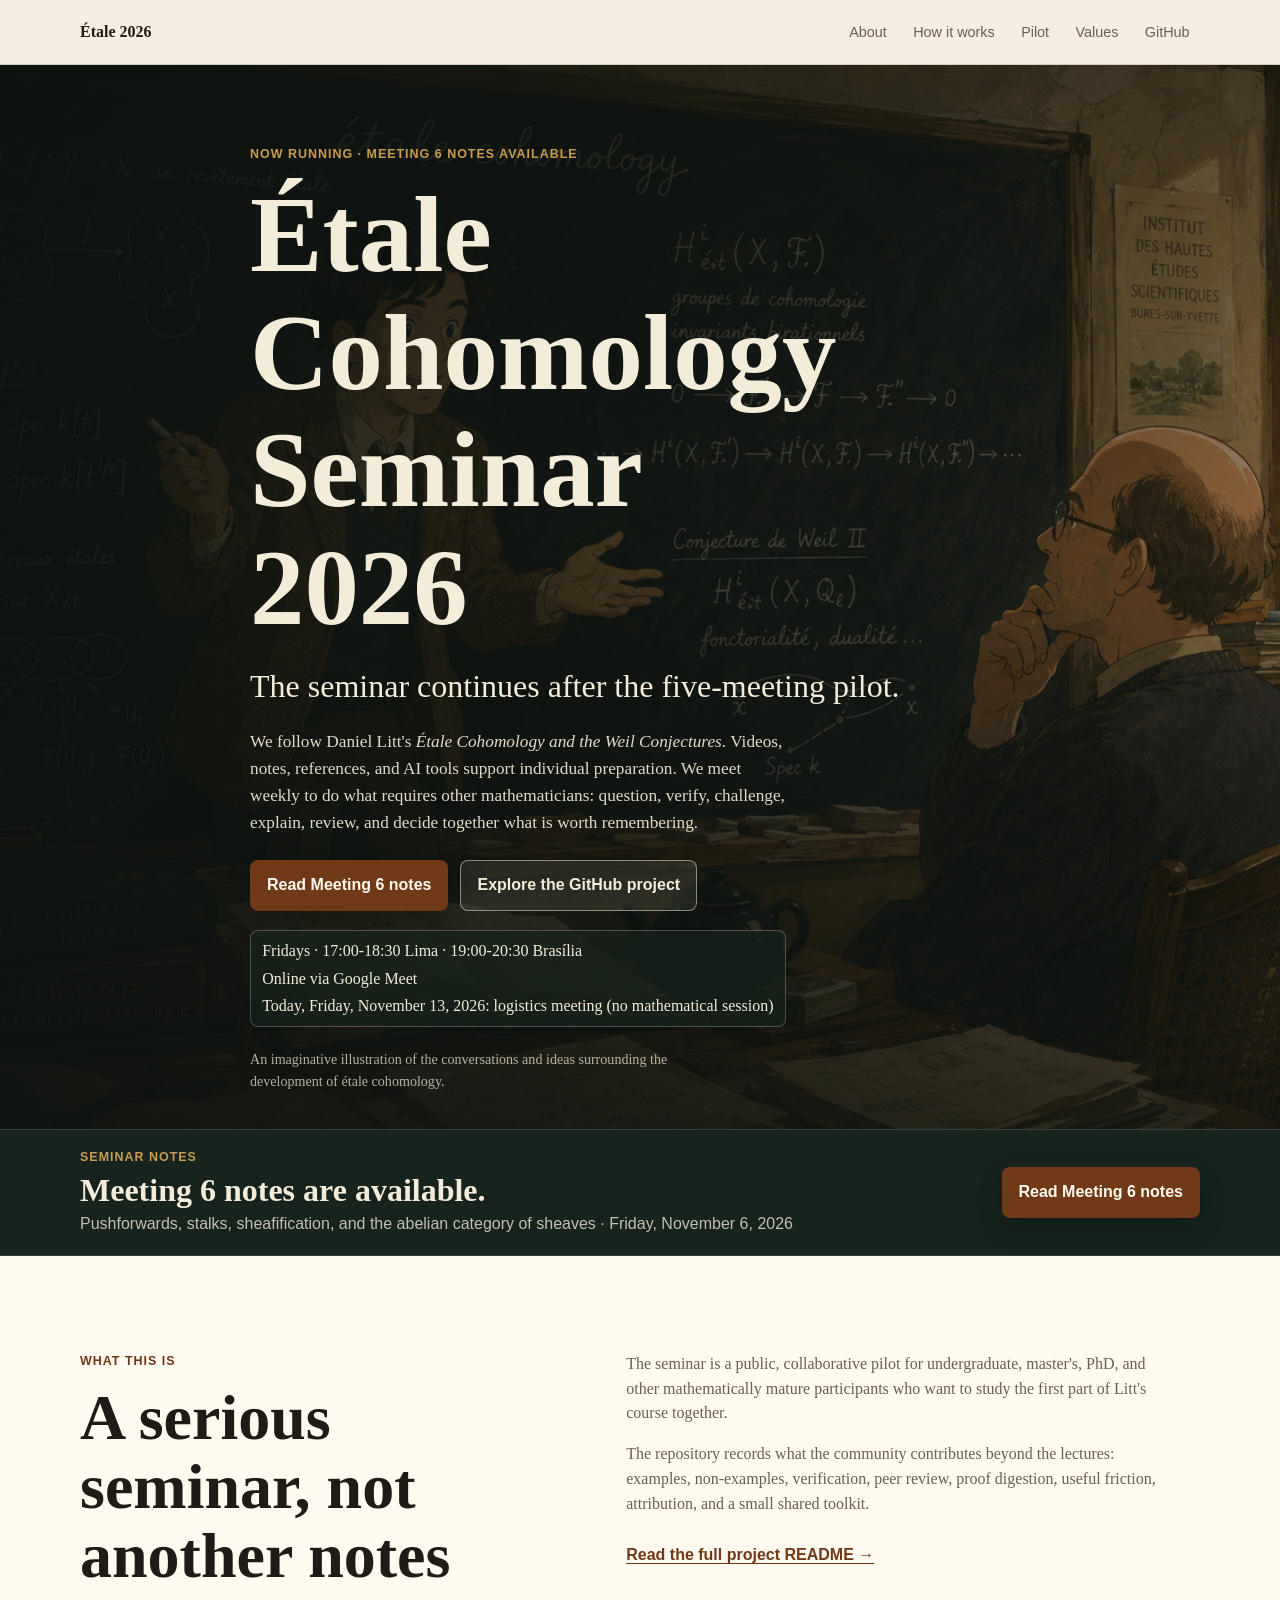
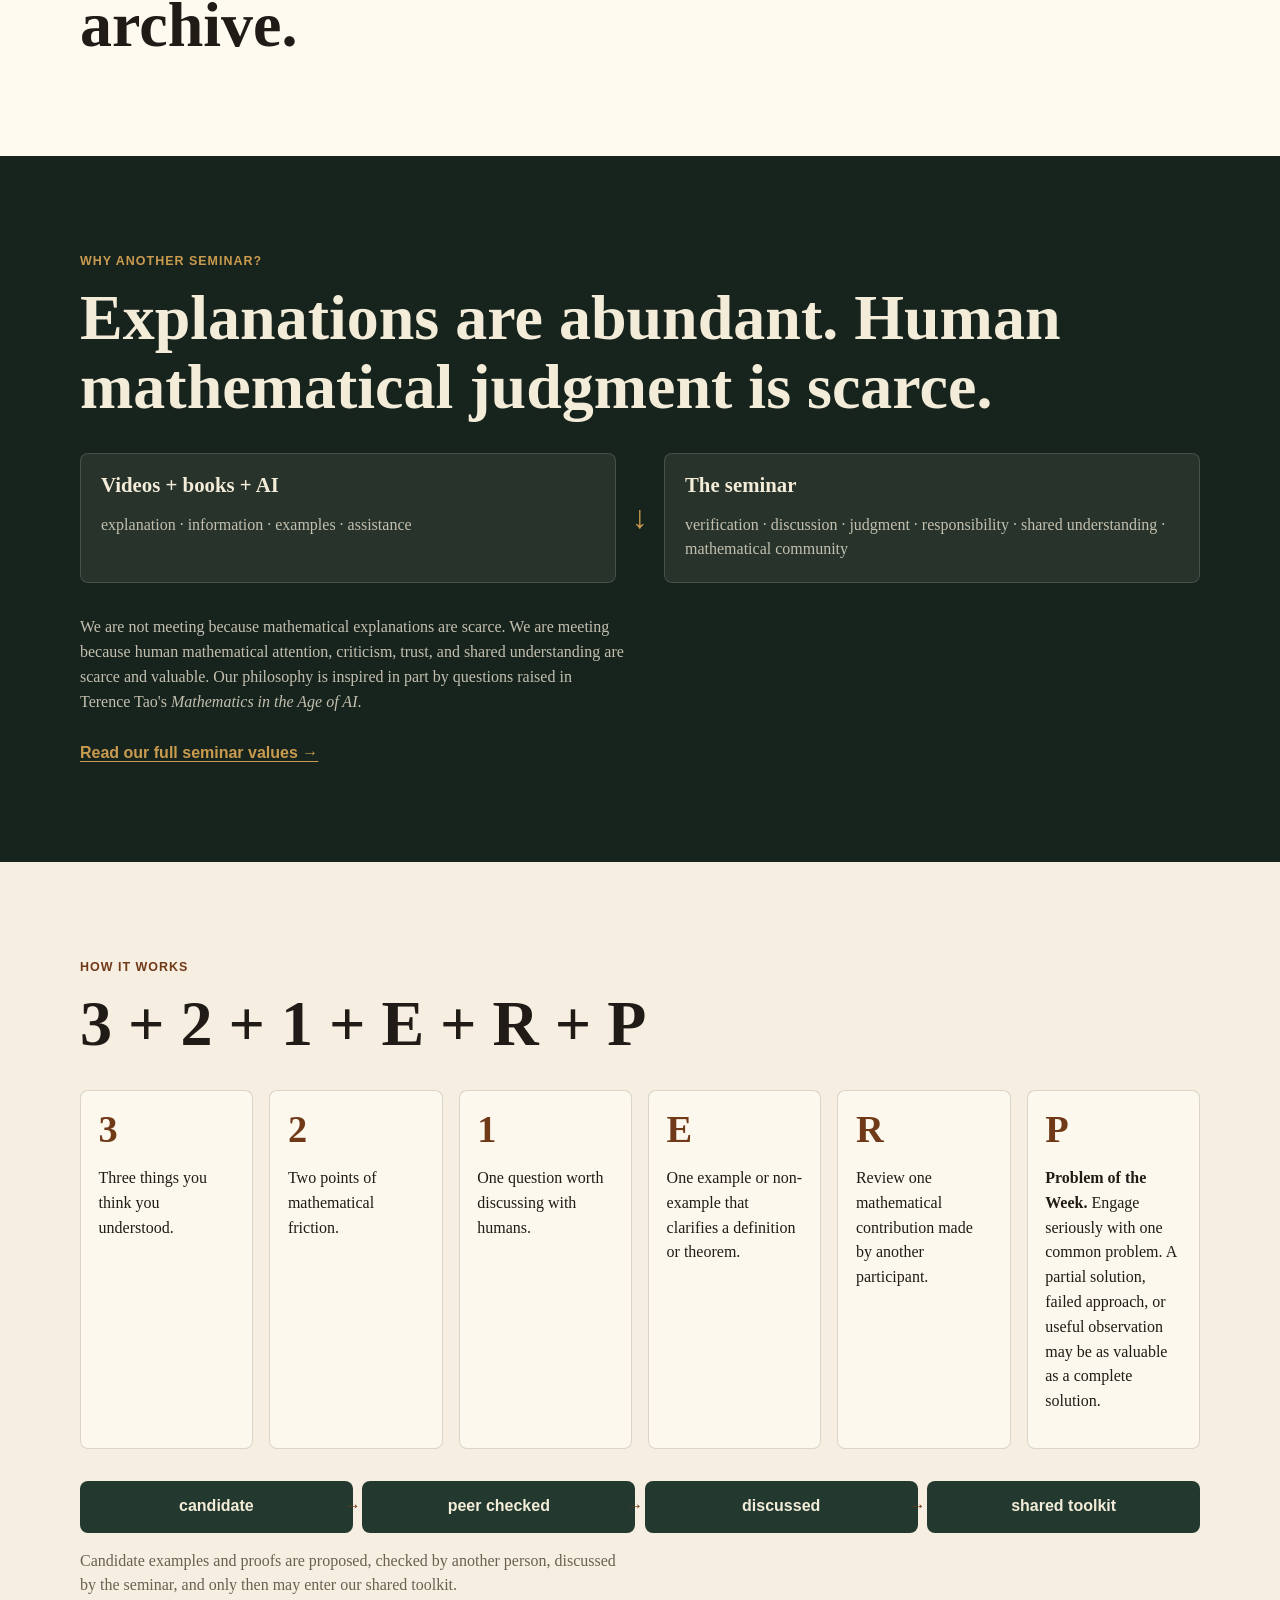
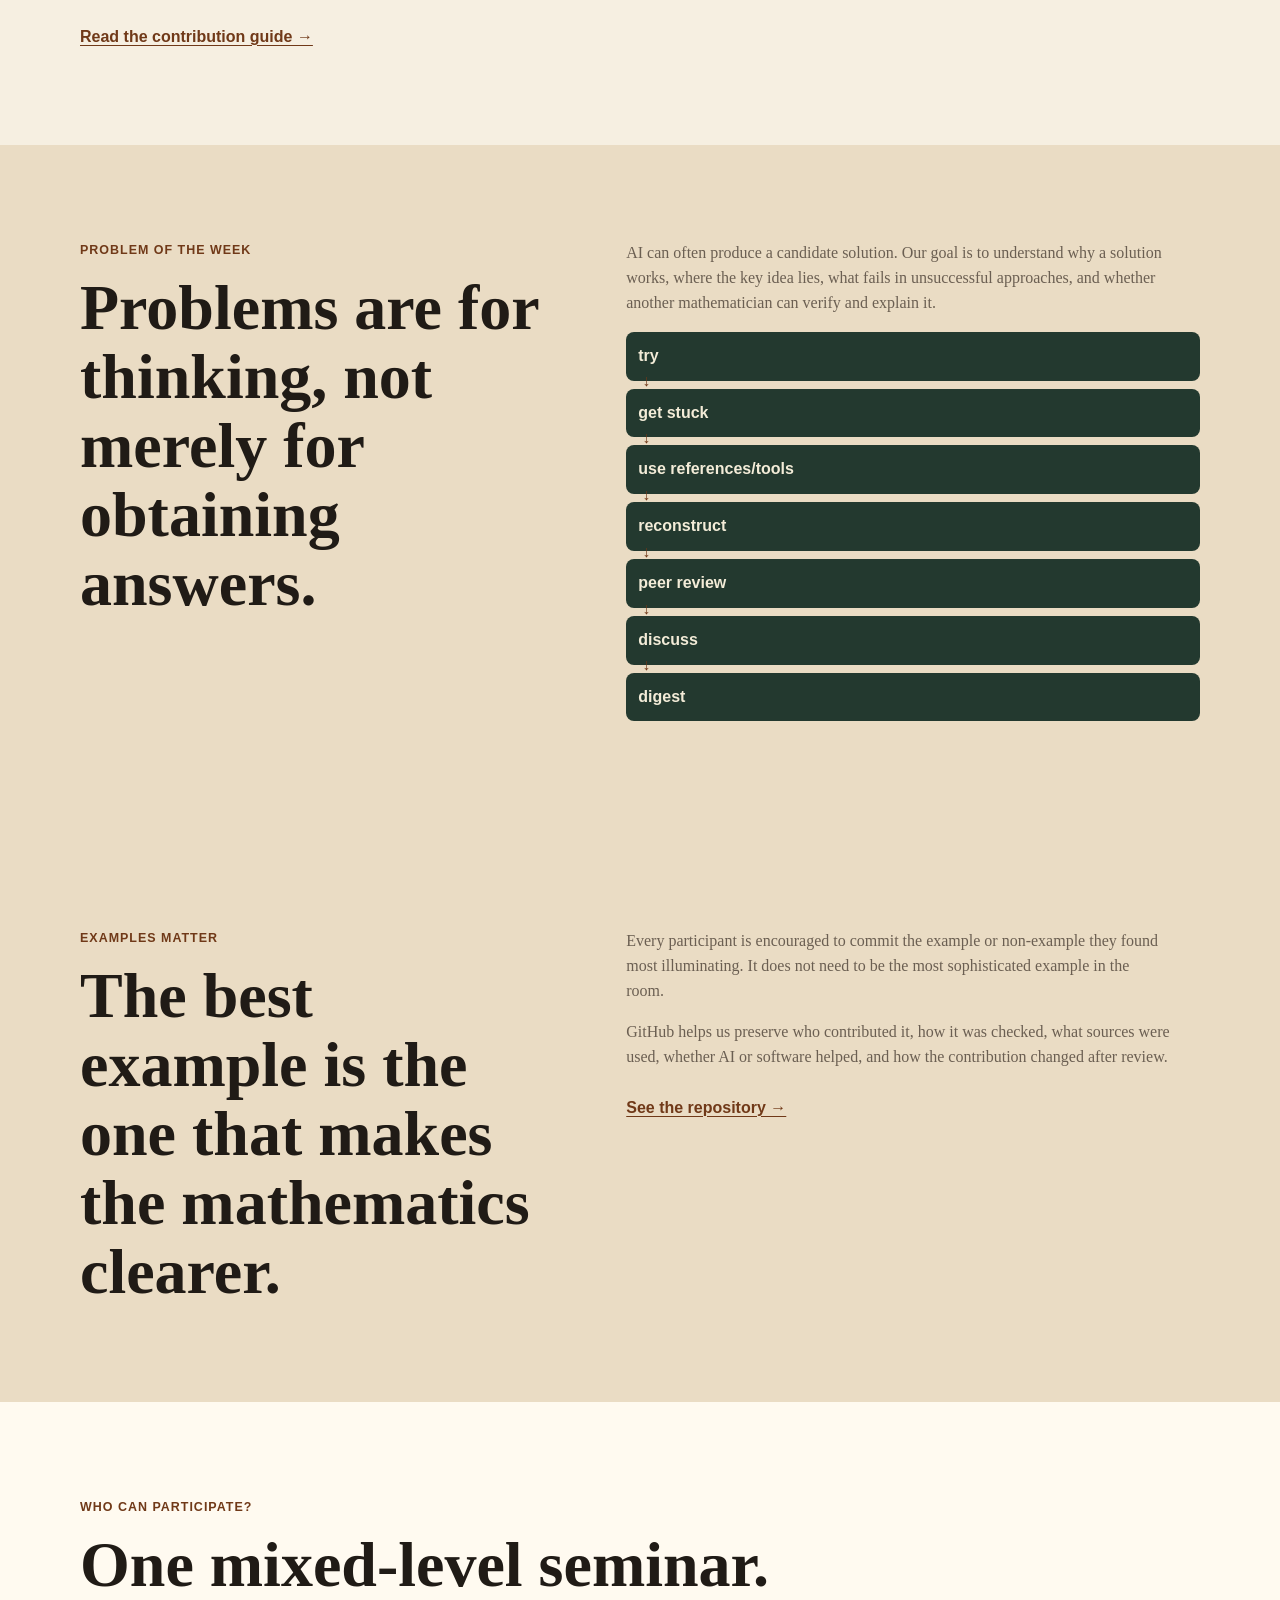
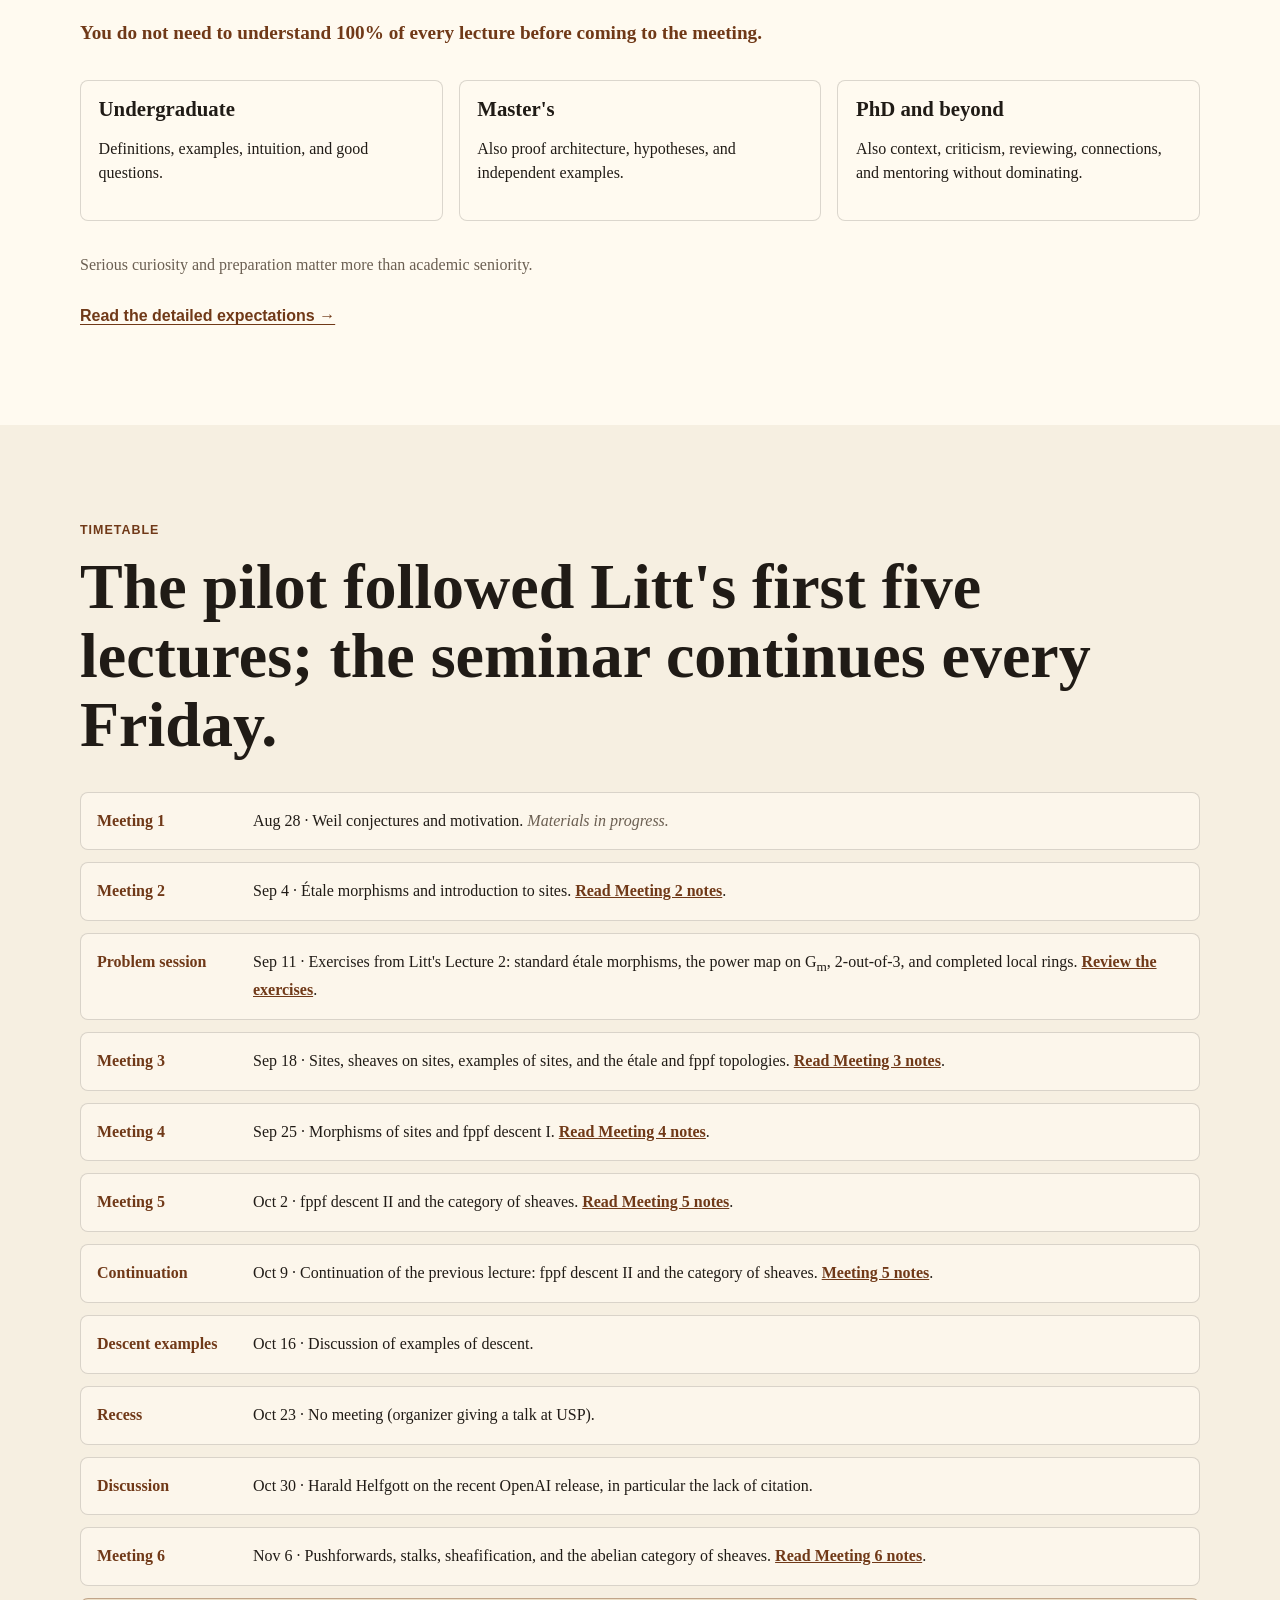
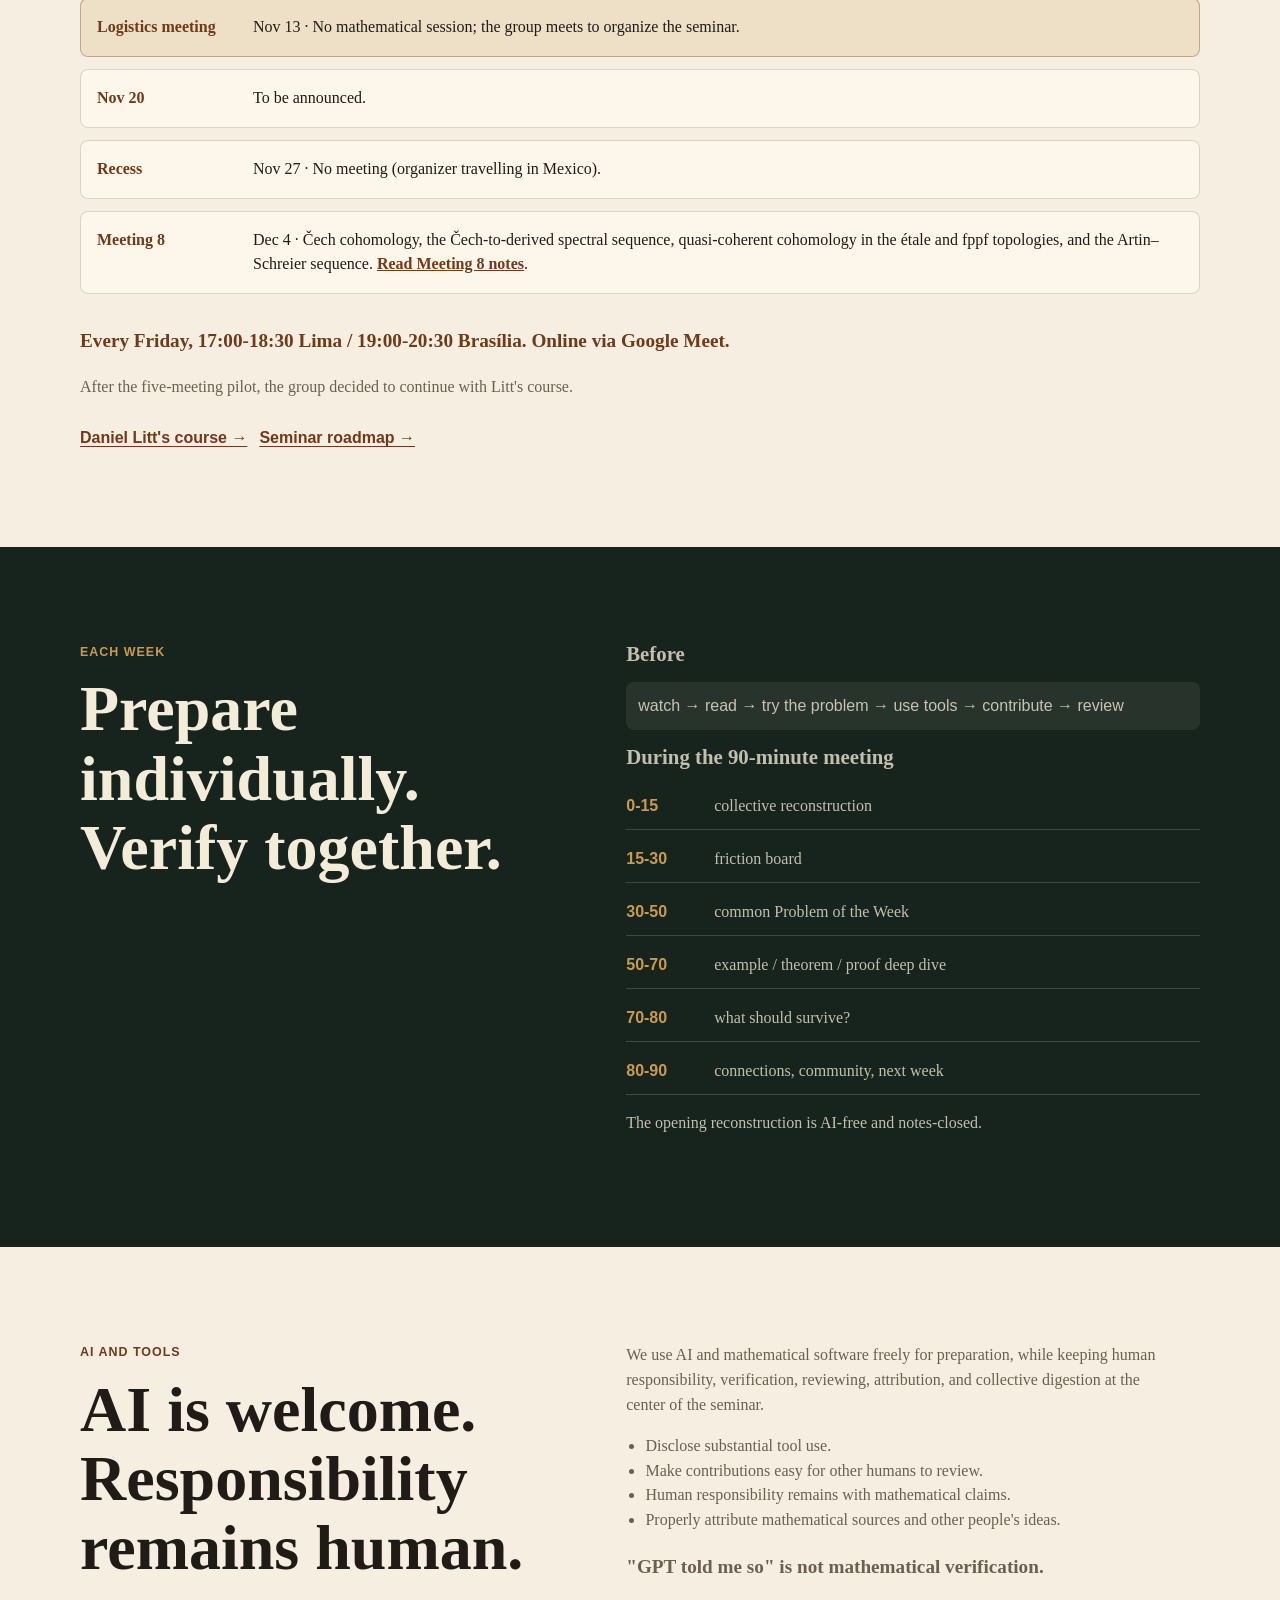
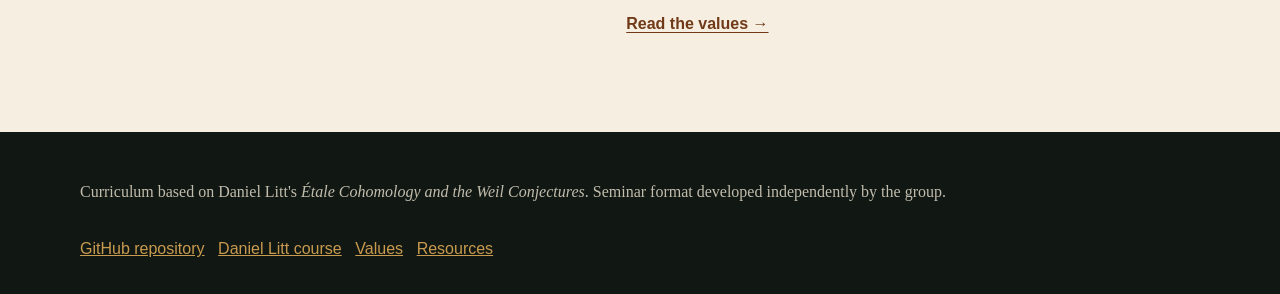
<file: docs/index.html>
<!doctype html>
<html lang="en">
  <head>
    <meta charset="utf-8">
    <meta name="viewport" content="width=device-width, initial-scale=1">
    <title>Étale Cohomology Seminar 2026</title>
    <meta name="description" content="A five-meeting experiment in learning étale cohomology as a mathematical community.">
    <meta property="og:title" content="Étale Cohomology Seminar 2026">
    <meta property="og:description" content="A five-meeting experiment in learning mathematics as a community.">
    <meta property="og:type" content="website">
    <meta property="og:image" content="assets/serre-grothendieck-etale-hero.png">
    <link rel="stylesheet" href="styles.css">
  </head>
  <body>
    <a class="skip-link" href="#main">Skip to main content</a>

    <header class="site-header" aria-label="Primary navigation">
      <nav class="nav">
        <a class="brand" href="#top" aria-label="Étale Cohomology Seminar home">Étale 2026</a>
        <div class="nav-links" aria-label="Section links">
          <a href="#about">About</a>
          <a href="#how">How it works</a>
          <a href="#pilot">Pilot</a>
          <a href="#values">Values</a>
          <a href="https://github.com/alequisGS/etale-cohomology-seminar-2026-">GitHub</a>
        </div>
      </nav>
    </header>

    <main id="main">
      <section class="hero" id="top" aria-labelledby="hero-title">
        <div class="hero-media" aria-hidden="true"></div>
        <div class="hero-overlay"></div>
        <div class="hero-content">
          <p class="eyebrow">Now running · Meeting 6 notes available</p>
          <h1 id="hero-title">Étale Cohomology Seminar 2026</h1>
          <p class="lede">The seminar continues after the five-meeting pilot.</p>
          <p>
            We follow Daniel Litt's <cite>Étale Cohomology and the Weil Conjectures</cite>.
            Videos, notes, references, and AI tools support individual preparation.
            We meet weekly to do what requires other mathematicians: question,
            verify, challenge, explain, review, and decide together what is worth remembering.
          </p>
          <div class="hero-actions" aria-label="Primary actions">
            <a class="button primary" href="meetings/06-pushforwards-stalks-and-sheafification/">Read Meeting 6 notes</a>
            <a class="button secondary" href="https://github.com/alequisGS/etale-cohomology-seminar-2026-">Explore the GitHub project</a>
          </div>
          <div class="schedule-note" aria-label="Seminar schedule">
            <span>Fridays · 17:00-18:30 Lima · 19:00-20:30 Brasília</span>
            <span>Online via Google Meet</span>
            <span>Today, Friday, November 13, 2026: logistics meeting (no mathematical session)</span>
          </div>
          <p class="caption">An imaginative illustration of the conversations and ideas surrounding the development of étale cohomology.</p>
        </div>
      </section>

      <section class="notes-banner" aria-labelledby="notes-banner-title">
        <div class="section-inner notes-banner-inner">
          <div>
            <p class="eyebrow">Seminar notes</p>
            <h2 id="notes-banner-title">Meeting 6 notes are available.</h2>
            <p>Pushforwards, stalks, sheafification, and the abelian category of sheaves · Friday, November 6, 2026</p>
          </div>
          <a class="button primary" href="meetings/06-pushforwards-stalks-and-sheafification/">Read Meeting 6 notes</a>
        </div>
      </section>

      <section class="section intro" id="about" aria-labelledby="about-title">
        <div class="section-inner split">
          <div>
            <p class="eyebrow">What this is</p>
            <h2 id="about-title">A serious seminar, not another notes archive.</h2>
          </div>
          <div class="copy">
            <p>
              The seminar is a public, collaborative pilot for undergraduate, master's,
              PhD, and other mathematically mature participants who want to study the
              first part of Litt's course together.
            </p>
            <p>
              The repository records what the community contributes beyond the
              lectures: examples, non-examples, verification, peer review, proof
              digestion, useful friction, attribution, and a small shared toolkit.
            </p>
            <a class="text-link" href="https://github.com/alequisGS/etale-cohomology-seminar-2026-/blob/main/README.md">Read the full project README →</a>
          </div>
        </div>
      </section>

      <section class="section why" aria-labelledby="why-title">
        <div class="section-inner">
          <p class="eyebrow">Why another seminar?</p>
          <h2 id="why-title">Explanations are abundant. Human mathematical judgment is scarce.</h2>
          <div class="comparison" aria-label="Comparison between preparation tools and the seminar">
            <div>
              <h3>Videos + books + AI</h3>
              <p>explanation · information · examples · assistance</p>
            </div>
            <div class="arrow" aria-hidden="true">↓</div>
            <div>
              <h3>The seminar</h3>
              <p>verification · discussion · judgment · responsibility · shared understanding · mathematical community</p>
            </div>
          </div>
          <p class="compact">
            We are not meeting because mathematical explanations are scarce. We are
            meeting because human mathematical attention, criticism, trust, and
            shared understanding are scarce and valuable. Our philosophy is inspired
            in part by questions raised in Terence Tao's <cite>Mathematics in the Age of AI</cite>.
          </p>
          <a class="text-link" href="https://github.com/alequisGS/etale-cohomology-seminar-2026-/blob/main/VALUES.md">Read our full seminar values →</a>
        </div>
      </section>

      <section class="section" id="how" aria-labelledby="how-title">
        <div class="section-inner">
          <p class="eyebrow">How it works</p>
          <h2 id="how-title">3 + 2 + 1 + E + R + P</h2>
          <div class="protocol-grid">
            <article>
              <h3>3</h3>
              <p>Three things you think you understood.</p>
            </article>
            <article>
              <h3>2</h3>
              <p>Two points of mathematical friction.</p>
            </article>
            <article>
              <h3>1</h3>
              <p>One question worth discussing with humans.</p>
            </article>
            <article>
              <h3>E</h3>
              <p>One example or non-example that clarifies a definition or theorem.</p>
            </article>
            <article>
              <h3>R</h3>
              <p>Review one mathematical contribution made by another participant.</p>
            </article>
            <article>
              <h3>P</h3>
              <p><strong>Problem of the Week.</strong> Engage seriously with one common problem. A partial solution, failed approach, or useful observation may be as valuable as a complete solution.</p>
            </article>
          </div>
          <div class="pipeline" aria-label="Contribution path">
            <span>candidate</span>
            <span>peer checked</span>
            <span>discussed</span>
            <span>shared toolkit</span>
          </div>
          <p class="compact">
            Candidate examples and proofs are proposed, checked by another person,
            discussed by the seminar, and only then may enter our shared toolkit.
          </p>
          <a class="text-link" href="https://github.com/alequisGS/etale-cohomology-seminar-2026-/blob/main/CONTRIBUTING.md">Read the contribution guide →</a>
        </div>
      </section>

      <section class="section problems" aria-labelledby="problems-title">
        <div class="section-inner split">
          <div>
            <p class="eyebrow">Problem of the Week</p>
            <h2 id="problems-title">Problems are for thinking, not merely for obtaining answers.</h2>
          </div>
          <div class="copy">
            <p>
              AI can often produce a candidate solution. Our goal is to understand
              why a solution works, where the key idea lies, what fails in
              unsuccessful approaches, and whether another mathematician can
              verify and explain it.
            </p>
            <div class="problem-flow" aria-label="Problem digestion workflow">
              <span>try</span>
              <span>get stuck</span>
              <span>use references/tools</span>
              <span>reconstruct</span>
              <span>peer review</span>
              <span>discuss</span>
              <span>digest</span>
            </div>
          </div>
        </div>
      </section>

      <section class="section examples" aria-labelledby="examples-title">
        <div class="section-inner split">
          <div>
            <p class="eyebrow">Examples matter</p>
            <h2 id="examples-title">The best example is the one that makes the mathematics clearer.</h2>
          </div>
          <div class="copy">
            <p>
              Every participant is encouraged to commit the example or non-example
              they found most illuminating. It does not need to be the most
              sophisticated example in the room.
            </p>
            <p>
              GitHub helps us preserve who contributed it, how it was checked,
              what sources were used, whether AI or software helped, and how the
              contribution changed after review.
            </p>
            <a class="text-link" href="https://github.com/alequisGS/etale-cohomology-seminar-2026-">See the repository →</a>
          </div>
        </div>
      </section>

      <section class="section audience" aria-labelledby="audience-title">
        <div class="section-inner">
          <p class="eyebrow">Who can participate?</p>
          <h2 id="audience-title">One mixed-level seminar.</h2>
          <p class="standout">You do not need to understand 100% of every lecture before coming to the meeting.</p>
          <div class="audience-grid">
            <article>
              <h3>Undergraduate</h3>
              <p>Definitions, examples, intuition, and good questions.</p>
            </article>
            <article>
              <h3>Master's</h3>
              <p>Also proof architecture, hypotheses, and independent examples.</p>
            </article>
            <article>
              <h3>PhD and beyond</h3>
              <p>Also context, criticism, reviewing, connections, and mentoring without dominating.</p>
            </article>
          </div>
          <p class="compact">Serious curiosity and preparation matter more than academic seniority.</p>
          <a class="text-link" href="https://github.com/alequisGS/etale-cohomology-seminar-2026-/blob/main/README.md">Read the detailed expectations →</a>
        </div>
      </section>

      <section class="section pilot" id="pilot" aria-labelledby="pilot-title">
        <div class="section-inner">
          <p class="eyebrow">Timetable</p>
          <h2 id="pilot-title">The pilot followed Litt's first five lectures; the seminar continues every Friday.</h2>
          <ol class="timeline">
            <li>
              <strong>Meeting 1</strong>
              <span>Aug 28 · Weil conjectures and motivation. <em>Materials in progress.</em></span>
            </li>
            <li>
              <strong>Meeting 2</strong>
              <span>Sep 4 · Étale morphisms and introduction to sites. <a href="meetings/02-etale-morphisms-and-sites/">Read Meeting 2 notes</a>.</span>
            </li>
            <li>
              <strong>Problem session</strong>
              <span>Sep 11 · Exercises from Litt's Lecture 2: standard étale morphisms, the power map on G<sub>m</sub>, 2-out-of-3, and completed local rings. <a href="meetings/02-etale-morphisms-and-sites/#s3">Review the exercises</a>.</span>
            </li>
            <li>
              <strong>Meeting 3</strong>
              <span>Sep 18 · Sites, sheaves on sites, examples of sites, and the étale and fppf topologies. <a href="meetings/03-sites-sheaves-and-etale-cohomology/">Read Meeting 3 notes</a>.</span>
            </li>
            <li>
              <strong>Meeting 4</strong>
              <span>Sep 25 · Morphisms of sites and fppf descent I. <a href="meetings/04-morphisms-of-sites-and-fppf-descent-i/">Read Meeting 4 notes</a>.</span>
            </li>
            <li>
              <strong>Meeting 5</strong>
              <span>Oct 2 · fppf descent II and the category of sheaves. <a href="meetings/05-fppf-descent-ii/">Read Meeting 5 notes</a>.</span>
            </li>
            <li>
              <strong>Continuation</strong>
              <span>Oct 9 · Continuation of the previous lecture: fppf descent II and the category of sheaves. <a href="meetings/05-fppf-descent-ii/">Meeting 5 notes</a>.</span>
            </li>
            <li>
              <strong>Descent examples</strong>
              <span>Oct 16 · Discussion of examples of descent.</span>
            </li>
            <li>
              <strong>Recess</strong>
              <span>Oct 23 · No meeting (organizer giving a talk at USP).</span>
            </li>
            <li>
              <strong>Discussion</strong>
              <span>Oct 30 · Harald Helfgott on the recent OpenAI release, in particular the lack of citation.</span>
            </li>
            <li>
              <strong>Meeting 6</strong>
              <span>Nov 6 · Pushforwards, stalks, sheafification, and the abelian category of sheaves. <a href="meetings/06-pushforwards-stalks-and-sheafification/">Read Meeting 6 notes</a>.</span>
            </li>
            <li class="is-current">
              <strong>Logistics meeting</strong>
              <span>Nov 13 · No mathematical session; the group meets to organize the seminar.</span>
            </li>
            <li>
              <strong>Nov 20</strong>
              <span>To be announced.</span>
            </li>
            <li>
              <strong>Recess</strong>
              <span>Nov 27 · No meeting (organizer travelling in Mexico).</span>
            </li>
            <li>
              <strong>Meeting 8</strong>
              <span>Dec 4 · Čech cohomology, the Čech-to-derived spectral sequence, quasi-coherent cohomology in the étale and fppf topologies, and the Artin–Schreier sequence. <a href="meetings/08-cech-cohomology-and-artin-schreier/">Read Meeting 8 notes</a>.</span>
            </li>
          </ol>
          <p class="standout">Every Friday, 17:00-18:30 Lima / 19:00-20:30 Brasília. Online via Google Meet.</p>
          <p class="compact">After the five-meeting pilot, the group decided to continue with Litt's course.</p>
          <div class="link-row">
            <a class="text-link" href="https://www.daniellitt.com/tale-cohomology/">Daniel Litt's course →</a>
            <a class="text-link" href="https://github.com/alequisGS/etale-cohomology-seminar-2026-/blob/main/ROADMAP.md">Seminar roadmap →</a>
          </div>
        </div>
      </section>

      <section class="section week" aria-labelledby="week-title">
        <div class="section-inner split">
          <div>
            <p class="eyebrow">Each week</p>
            <h2 id="week-title">Prepare individually. Verify together.</h2>
          </div>
          <div class="copy">
            <h3>Before</h3>
            <p class="flow">watch → read → try the problem → use tools → contribute → review</p>
            <h3>During the 90-minute meeting</h3>
            <dl class="schedule">
              <div><dt>0-15</dt><dd>collective reconstruction</dd></div>
              <div><dt>15-30</dt><dd>friction board</dd></div>
              <div><dt>30-50</dt><dd>common Problem of the Week</dd></div>
              <div><dt>50-70</dt><dd>example / theorem / proof deep dive</dd></div>
              <div><dt>70-80</dt><dd>what should survive?</dd></div>
              <div><dt>80-90</dt><dd>connections, community, next week</dd></div>
            </dl>
            <p>The opening reconstruction is AI-free and notes-closed.</p>
          </div>
        </div>
      </section>

      <section class="section values" id="values" aria-labelledby="values-title">
        <div class="section-inner split">
          <div>
            <p class="eyebrow">AI and tools</p>
            <h2 id="values-title">AI is welcome. Responsibility remains human.</h2>
          </div>
          <div class="copy">
            <p>
              We use AI and mathematical software freely for preparation, while
              keeping human responsibility, verification, reviewing, attribution,
              and collective digestion at the center of the seminar.
            </p>
            <ul class="plain-list">
              <li>Disclose substantial tool use.</li>
              <li>Make contributions easy for other humans to review.</li>
              <li>Human responsibility remains with mathematical claims.</li>
              <li>Properly attribute mathematical sources and other people's ideas.</li>
            </ul>
            <p class="standout">"GPT told me so" is not mathematical verification.</p>
            <a class="text-link" href="https://github.com/alequisGS/etale-cohomology-seminar-2026-/blob/main/VALUES.md">Read the values →</a>
          </div>
        </div>
      </section>

    </main>

    <footer class="footer">
      <div class="footer-inner">
        <p>Curriculum based on Daniel Litt's <cite>Étale Cohomology and the Weil Conjectures</cite>. Seminar format developed independently by the group.</p>
        <nav aria-label="Footer links">
          <a href="https://github.com/alequisGS/etale-cohomology-seminar-2026-">GitHub repository</a>
          <a href="https://www.daniellitt.com/tale-cohomology/">Daniel Litt course</a>
          <a href="https://github.com/alequisGS/etale-cohomology-seminar-2026-/blob/main/VALUES.md">Values</a>
          <a href="https://github.com/alequisGS/etale-cohomology-seminar-2026-/blob/main/RESOURCES.md">Resources</a>
        </nav>
      </div>
    </footer>
  </body>
</html>
</file>
<file: docs/styles.css>
:root {
  --ink: #201b16;
  --muted: #6b5f52;
  --paper: #f6efe1;
  --paper-deep: #eadcc4;
  --ivory: #fffaf0;
  --board: #17231d;
  --board-soft: #23392f;
  --chalk: #f3ecd8;
  --copper: #a45d2a;
  --copper-dark: #703918;
  --gold: #c99b4f;
  --line: rgba(32, 27, 22, 0.16);
  --shadow: 0 18px 48px rgba(32, 27, 22, 0.18);
  --radius: 8px;
  --content: 1120px;
  color-scheme: light;
}

* {
  box-sizing: border-box;
}

html {
  scroll-behavior: smooth;
}

body {
  margin: 0;
  color: var(--ink);
  background: var(--paper);
  font-family: Georgia, "Times New Roman", serif;
  line-height: 1.55;
  overflow-x: hidden;
}

img,
svg {
  max-width: 100%;
}

a {
  color: inherit;
}

.skip-link {
  position: absolute;
  left: 1rem;
  top: 0.5rem;
  z-index: 20;
  transform: translateY(-140%);
  background: var(--ivory);
  color: var(--ink);
  padding: 0.6rem 0.8rem;
  border: 2px solid var(--ink);
}

.skip-link:focus {
  transform: translateY(0);
}

.site-header {
  position: sticky;
  top: 0;
  z-index: 10;
  background: rgba(246, 239, 225, 0.94);
  border-bottom: 1px solid var(--line);
  backdrop-filter: blur(12px);
}

.nav {
  width: min(var(--content), calc(100% - 1.5rem));
  margin: 0 auto;
  min-height: 64px;
  display: flex;
  align-items: center;
  justify-content: space-between;
  gap: 1rem;
}

.brand {
  font-weight: 700;
  text-decoration: none;
  letter-spacing: 0;
  white-space: nowrap;
}

.nav-links {
  display: flex;
  align-items: center;
  gap: 0.35rem;
  overflow-x: auto;
  scrollbar-width: none;
}

.nav-links::-webkit-scrollbar {
  display: none;
}

.nav-links a {
  text-decoration: none;
  color: var(--muted);
  font-family: Arial, Helvetica, sans-serif;
  font-size: 0.9rem;
  padding: 0.55rem 0.65rem;
  border-radius: 999px;
  white-space: nowrap;
}

.nav-links a:hover,
.nav-links a:focus-visible {
  color: var(--ink);
  background: rgba(164, 93, 42, 0.12);
}

.hero {
  position: relative;
  min-height: calc(100vh - 64px);
  display: grid;
  align-items: end;
  isolation: isolate;
  color: var(--chalk);
  background: var(--board);
}

.hero-media,
.hero-overlay {
  position: absolute;
  inset: 0;
}

.hero-media {
  background-image: url("assets/serre-grothendieck-etale-hero.png");
  background-size: cover;
  background-position: 48% center;
  z-index: -3;
}

.hero-overlay {
  z-index: -2;
  background:
    linear-gradient(90deg, rgba(13, 18, 15, 0.91), rgba(13, 18, 15, 0.68) 48%, rgba(13, 18, 15, 0.26)),
    linear-gradient(0deg, rgba(13, 18, 15, 0.72), rgba(13, 18, 15, 0.16) 55%, rgba(13, 18, 15, 0.42));
}

.hero-content {
  width: min(780px, calc(100% - 2rem));
  margin: 0 auto;
  padding: 5rem 0 2.25rem;
}

.eyebrow {
  margin: 0 0 0.75rem;
  color: var(--copper-dark);
  font-family: Arial, Helvetica, sans-serif;
  font-size: 0.78rem;
  font-weight: 700;
  letter-spacing: 0.08em;
  text-transform: uppercase;
}

.hero .eyebrow {
  color: var(--gold);
}

h1,
h2,
h3,
p {
  overflow-wrap: anywhere;
}

h1,
h2,
h3 {
  line-height: 1.08;
  letter-spacing: 0;
}

h1 {
  max-width: 11ch;
  margin: 0;
  font-size: clamp(3rem, 10vw, 6.8rem);
}

h2 {
  margin: 0;
  font-size: clamp(2rem, 5vw, 4rem);
}

h3 {
  margin: 0;
  font-size: 1.3rem;
}

.lede {
  margin: 1rem 0 0.75rem;
  font-size: clamp(1.25rem, 4vw, 2rem);
}

.hero p:not(.eyebrow):not(.lede):not(.caption) {
  max-width: 62ch;
  color: rgba(243, 236, 216, 0.92);
  font-size: 1.08rem;
}

.hero-actions,
.link-row {
  display: flex;
  flex-wrap: wrap;
  gap: 0.75rem;
  align-items: center;
}

.hero-actions {
  margin: 1.5rem 0 1rem;
}

.button {
  display: inline-flex;
  align-items: center;
  justify-content: center;
  min-height: 48px;
  padding: 0.75rem 1rem;
  border: 1px solid transparent;
  border-radius: var(--radius);
  font-family: Arial, Helvetica, sans-serif;
  font-weight: 700;
  text-decoration: none;
  cursor: pointer;
}

.button.primary {
  color: var(--ivory);
  background: var(--copper-dark);
  box-shadow: 0 10px 24px rgba(0, 0, 0, 0.18);
}

.button.primary:hover,
.button.primary:focus-visible {
  background: #5d2f14;
}

.button.secondary {
  color: var(--chalk);
  border-color: rgba(243, 236, 216, 0.5);
  background: rgba(243, 236, 216, 0.09);
}

.simple-page .button.secondary,
.privacy-card .button.secondary {
  color: var(--ink);
  border-color: var(--line);
  background: var(--ivory);
}

.schedule-note {
  display: inline-grid;
  gap: 0.15rem;
  margin: 0.2rem 0 0;
  padding: 0.5rem 0.7rem;
  color: var(--chalk);
  background: rgba(23, 35, 29, 0.72);
  border: 1px solid rgba(243, 236, 216, 0.25);
  border-radius: var(--radius);
}

.notes-banner {
  padding: 1.15rem 0;
  color: var(--chalk);
  background: var(--board);
  border-top: 1px solid rgba(243, 236, 216, 0.14);
  border-bottom: 1px solid rgba(243, 236, 216, 0.14);
}

.notes-banner-inner {
  display: flex;
  align-items: center;
  justify-content: space-between;
  gap: 1rem;
}

.notes-banner h2 {
  margin: 0 0 0.25rem;
  font-size: clamp(1.4rem, 3vw, 2rem);
}

.notes-banner p {
  margin: 0;
  color: rgba(243, 236, 216, 0.78);
  font-family: Arial, Helvetica, sans-serif;
}

.notes-banner .eyebrow {
  margin-bottom: 0.35rem;
  color: var(--gold);
}

.caption {
  max-width: 68ch;
  margin: 1.35rem 0 0;
  color: rgba(243, 236, 216, 0.72);
  font-size: 0.88rem;
}

.section {
  padding: clamp(3.5rem, 8vw, 6rem) 0;
}

.section-inner {
  width: min(var(--content), calc(100% - 2rem));
  margin: 0 auto;
}

.split {
  display: grid;
  grid-template-columns: minmax(0, 0.9fr) minmax(0, 1.1fr);
  gap: clamp(1.8rem, 6vw, 5rem);
  align-items: start;
}

.copy > *:first-child {
  margin-top: 0;
}

.copy p,
.compact,
.privacy-note {
  max-width: 68ch;
  color: var(--muted);
}

.intro,
.audience {
  background: var(--ivory);
}

.why,
.week {
  background: var(--board);
  color: var(--chalk);
}

.why .eyebrow,
.week .eyebrow {
  color: var(--gold);
}

.why .compact,
.week .copy,
.week p {
  color: rgba(243, 236, 216, 0.78);
}

.text-link {
  display: inline-flex;
  margin-top: 0.65rem;
  color: var(--copper-dark);
  font-family: Arial, Helvetica, sans-serif;
  font-weight: 700;
  text-decoration-thickness: 0.08em;
  text-underline-offset: 0.18em;
}

.why .text-link,
.week .text-link {
  color: var(--gold);
}

.comparison {
  display: grid;
  grid-template-columns: 1fr auto 1fr;
  gap: 1rem;
  margin: 2rem 0;
  align-items: stretch;
}

.comparison > div:not(.arrow) {
  padding: 1.25rem;
  background: rgba(243, 236, 216, 0.08);
  border: 1px solid rgba(243, 236, 216, 0.16);
  border-radius: var(--radius);
}

.comparison p {
  margin-bottom: 0;
  color: rgba(243, 236, 216, 0.76);
}

.arrow {
  align-self: center;
  color: var(--gold);
  font-size: 2rem;
}

.protocol-grid,
.audience-grid {
  display: grid;
  gap: 1rem;
  margin: 2rem 0;
}

.protocol-grid {
  grid-template-columns: repeat(6, minmax(0, 1fr));
}

.audience-grid {
  grid-template-columns: repeat(3, minmax(0, 1fr));
}

.protocol-grid article,
.audience-grid article {
  padding: 1.1rem;
  background: rgba(255, 250, 240, 0.78);
  border: 1px solid var(--line);
  border-radius: var(--radius);
}

.protocol-grid h3 {
  color: var(--copper-dark);
  font-size: 2.4rem;
}

.pipeline {
  display: grid;
  grid-template-columns: repeat(4, minmax(0, 1fr));
  gap: 0.6rem;
  margin: 1rem 0;
}

.pipeline span {
  position: relative;
  min-height: 52px;
  display: grid;
  place-items: center;
  padding: 0.65rem;
  color: var(--chalk);
  background: var(--board-soft);
  border-radius: var(--radius);
  font-family: Arial, Helvetica, sans-serif;
  font-weight: 700;
  text-align: center;
}

.pipeline span:not(:last-child)::after {
  content: "→";
  position: absolute;
  right: -0.5rem;
  color: var(--copper-dark);
  z-index: 1;
}

.examples,
.problems {
  background: var(--paper-deep);
}

.problem-flow {
  display: grid;
  gap: 0.5rem;
  margin: 1rem 0;
}

.problem-flow span {
  position: relative;
  padding: 0.75rem;
  color: var(--chalk);
  background: var(--board-soft);
  border-radius: var(--radius);
  font-family: Arial, Helvetica, sans-serif;
  font-weight: 700;
}

.problem-flow span:not(:last-child)::after {
  content: "↓";
  position: absolute;
  left: 1rem;
  bottom: -0.85rem;
  color: var(--copper-dark);
}

.standout {
  color: var(--copper-dark);
  font-size: 1.2rem;
  font-weight: 700;
}

.timeline {
  display: grid;
  gap: 0.75rem;
  margin: 2rem 0;
  padding: 0;
  list-style: none;
}

.timeline li {
  display: grid;
  grid-template-columns: 140px 1fr;
  gap: 1rem;
  padding: 1rem;
  background: rgba(255, 250, 240, 0.7);
  border: 1px solid var(--line);
  border-radius: var(--radius);
}

.timeline strong {
  color: var(--copper-dark);
}

.timeline .is-current {
  background: rgba(201, 155, 79, 0.18);
  border-color: rgba(112, 57, 24, 0.35);
}

.timeline a {
  color: var(--copper-dark);
  font-weight: 700;
}

.timeline em {
  color: var(--muted);
  font-style: italic;
}

.flow {
  padding: 0.75rem;
  color: var(--chalk);
  background: rgba(243, 236, 216, 0.08);
  border-radius: var(--radius);
  font-family: Arial, Helvetica, sans-serif;
  overflow-wrap: anywhere;
}

.schedule {
  display: grid;
  gap: 0.5rem;
  margin: 1rem 0;
}

.schedule div {
  display: grid;
  grid-template-columns: 72px 1fr;
  gap: 1rem;
  padding: 0.6rem 0;
  border-bottom: 1px solid rgba(243, 236, 216, 0.18);
}

.schedule dt {
  color: var(--gold);
  font-family: Arial, Helvetica, sans-serif;
  font-weight: 700;
}

.schedule dd {
  margin: 0;
}

.plain-list {
  padding-left: 1.2rem;
  color: var(--muted);
}

button:focus-visible,
a:focus-visible {
  outline: 3px solid rgba(201, 155, 79, 0.85);
  outline-offset: 3px;
}

.help,
.optional {
  margin: 0.35rem 0 0;
  color: var(--muted);
  font-family: Arial, Helvetica, sans-serif;
  font-size: 0.88rem;
}

.footer {
  padding: 2rem 0;
  color: rgba(243, 236, 216, 0.78);
  background: #111713;
}

.footer-inner {
  width: min(var(--content), calc(100% - 2rem));
  margin: 0 auto;
  display: grid;
  gap: 1rem;
}

.footer nav {
  display: flex;
  flex-wrap: wrap;
  gap: 0.85rem;
  font-family: Arial, Helvetica, sans-serif;
}

.footer a {
  color: var(--gold);
}

.simple-page {
  min-height: 100vh;
  background: var(--ivory);
}

.privacy-main {
  width: min(760px, calc(100% - 2rem));
  margin: 0 auto;
  padding: 4rem 0;
}

.privacy-card {
  padding: clamp(1.2rem, 5vw, 2rem);
  background: var(--paper);
  border: 1px solid var(--line);
  border-radius: var(--radius);
}

.privacy-card h1 {
  max-width: none;
  color: var(--ink);
  font-size: clamp(2.3rem, 8vw, 4.5rem);
}

@media (max-width: 860px) {
  .nav {
    align-items: flex-start;
    flex-direction: column;
    padding: 0.7rem 0;
  }

  .nav-links {
    width: 100%;
  }

  .hero {
    min-height: auto;
  }

  .hero-media {
    background-position: 54% center;
  }

  .hero-overlay {
    background:
      linear-gradient(0deg, rgba(13, 18, 15, 0.93), rgba(13, 18, 15, 0.68) 62%, rgba(13, 18, 15, 0.34)),
      linear-gradient(90deg, rgba(13, 18, 15, 0.82), rgba(13, 18, 15, 0.42));
  }

  .hero-content {
    padding-top: 17rem;
  }

  .split {
    grid-template-columns: 1fr;
  }

  .protocol-grid,
  .audience-grid {
    grid-template-columns: 1fr;
  }

  .pipeline {
    grid-template-columns: 1fr;
  }

  .pipeline span:not(:last-child)::after {
    content: "↓";
    right: auto;
    bottom: -0.9rem;
  }

  .comparison {
    grid-template-columns: 1fr;
  }

  .arrow {
    justify-self: center;
  }
}

@media (max-width: 560px) {
  .nav-links a {
    padding: 0.5rem 0.55rem;
    font-size: 0.85rem;
  }

  .hero-content {
    width: min(100% - 1.25rem, 780px);
    padding-top: 13rem;
  }

  .hero-actions .button {
    width: 100%;
  }

  .notes-banner-inner {
    display: grid;
  }

  .notes-banner .button {
    width: 100%;
  }

  .section-inner {
    width: min(100% - 1.25rem, var(--content));
  }

  .timeline li,
  .schedule div {
    grid-template-columns: 1fr;
    gap: 0.25rem;
  }
}
</file>
